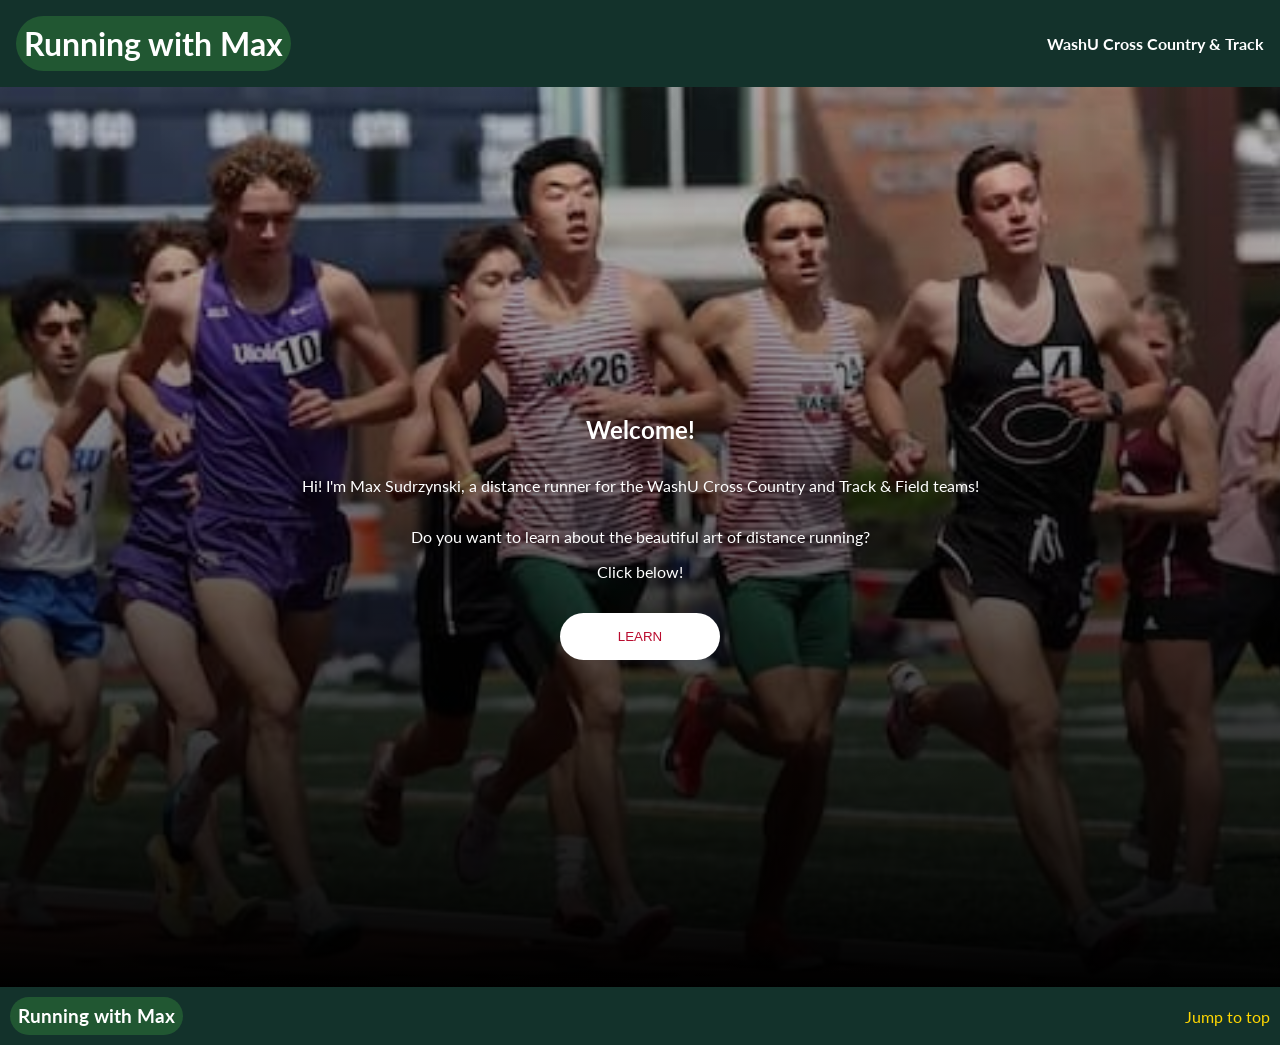
<file: index.html>
<!DOCTYPE html>
<html lang="en">
<head>
    <meta charset="UTF-8">
    <meta name="viewport" content="width=device-width, initial-scale=1.0">
    <title>Running with Max</title>
    <link rel="stylesheet" href="styles.css">
    <link rel="preconnect" href="https://fonts.googleapis.com">
    <link rel="preconnect" href="https://fonts.gstatic.com" crossorigin>
    <link href="https://fonts.googleapis.com/css2?family=Lato:ital,wght@0,100;0,300;0,400;0,700;0,900;1,100;1,300;1,400;1,700;1,900&family=Noto+Sans+Indic+Siyaq+Numbers&display=swap" rel="stylesheet">
    <script src="script.js" defer></script>
</head>
<body>
    <header id="top">
        <h1 class="logo">Running with Max</h1>
        <p class="header-tagline">WashU Cross Country & Track</p>
    </header>
    <div class="hero">
        <h2>Welcome!</h2>
        
        <p class="subheader">Hi! I'm Max Sudrzynski, a distance runner for the WashU Cross Country and Track & Field teams!</p>
        
        <div class="cta-section">
            <p>Do you want to learn about the beautiful art of distance running?</p>
            <p>Click below!</p>
            <button class="cta" type="button">Learn</button>
        </div>
    </div>
    <main hidden>
        <div id="more-content">
            <section class="info-section">
                <h2 class="question">What is distance running?</h2>
                <p class="answer">Distance running is the side of the sport built on endurance rather than pure speed. Sprinters like Usain Bolt race for a few seconds, while distance runners like me compete in events that can last anywhere from a few minutes to several hours. <button class="learnMoreButton" id="learnMore1">Learn more.</button></p>
            </section>

            <section class="info-section">
                <h2 class="question">Why should you run?</h2>
                <p class="answer">It's healthy for you! Running is one of the simplest ways to take care of both your body and your mind. All you need is a pair of shoes and a little bit of time, and you can start right outside your front door. Running strengthens your heart and lungs, builds endurance, and gives you more energy for everything else in your day. <button class="learnMoreButton" id="learnMore2">Learn more.</button></p>
            </section>

            <section class="info-section">
                <h2 class="question">What do I love about running?</h2>
                <p class="answer">Running is an escape from school and life stress. I always look forward to 6:30 AM morning practices and being able to run some miles with my teammates. No matter how many exams or assignments are piling up, those early runs give me time to clear my head and focus on nothing but the path in front of me. <button class="learnMoreButton" id="learnMore3">Learn more.</button></p>
                
            </section>
            
        </div>
        <section id="learnMoreSection" hidden> 
            <p class="more-info"></p>
            <img src="track.jpg" alt="An outdoor running track with white lane lines" class="sideImage">        
        </section>
        <section id="races" class="content-section" hidden>
            <h2>Common race distances</h2>
            <p>Distance runners compete on the track, on cross country courses, and on the roads. These are some of the most popular events:</p>
            <table>
                <caption>Popular distance running events</caption>
                <thead>
                    <tr>
                        <th scope="col">Event</th>
                        <th scope="col">Distance</th>
                        <th scope="col">Where it's raced</th>
                    </tr>
                </thead>
                <tbody>
                    <tr>
                        <td>Mile</td>
                        <td>1,609 meters</td>
                        <td>Track</td>
                    </tr>
                    <tr>
                        <td>Steeplechase</td>
                        <td>3,000 meters with barriers and a water pit</td>
                        <td>Outdoor track</td>
                    </tr>
                    <tr>
                        <td>5K</td>
                        <td>5,000 meters (3.1 miles)</td>
                        <td>Track and road</td>
                    </tr>
                    <tr>
                        <td>10K</td>
                        <td>10,000 meters (6.2 miles)</td>
                        <td>Track and road</td>
                    </tr>
                    <tr>
                        <td>Cross country</td>
                        <td>Usually 8K for college men and 6K for college women</td>
                        <td>Grass and dirt courses</td>
                    </tr>
                    <tr>
                        <td>Marathon</td>
                        <td>42.2 kilometers (26.2 miles)</td>
                        <td>Road</td>
                    </tr>
                </tbody>
            </table>
        </section>
        <section id="resources" class="content-section">
            <h2>Where to learn (even) more</h2>
            <p>Want to keep going? These are some of my favorite places to follow the sport and learn about training.</p>
            <ul class="resource-list">
                <li><a href="https://washubears.com" target="_blank" class="list-link">WashU Athletics</a>: schedules, rosters, and results for our cross country and track teams.</li>
                <li><a href="https://www.usatf.org" target="_blank" class="list-link">USA Track & Field</a>: the national governing body for track, cross country, and road running in the US.</li>
                <li><a href="https://www.instagram.com/washu_xctf/?hl=en" target="_blank" class="list-link">WashU XC TF Instagram Page</a>: be up to date with our events and accomplishments!</li>
                <li><a href="https://www.strava.com" target="_blank" class="list-link">Strava</a>: an app for logging your runs and following friends and teammates.</li>
            </ul>
        </section>
        <section id="contact" class="content-section">
            <h2>Run with me</h2>
            <p>Have a question about running, or want to join me for some miles? Send me a message.</p>
            <form class="contact-form">
                <label for="name">Name</label>
                <input type="text" id="name" name="name" autocomplete="name" required>
 
                <label for="email">Email</label>
                <input type="email" id="email" name="email" autocomplete="email" required>
 
                <label for="experience">Running experience</label>
                <select id="experience" name="experience">
                    <option value="new">I'm brand new</option>
                    <option value="sometimes">I run sometimes</option>
                    <option value="regular">I run regularly</option>
                    <option value="racer">I race competitively</option>
                </select>
 
                <label for="message">Message</label>
                <textarea id="message" name="message" rows="5"></textarea>
 
                <button type="submit" class="submit-button">Send message</button>
            </form>
        </section>
    </main>
    <footer>
        <h3 class="logo">Running with Max</h3>
        <a href="#top" class="list-link">Jump to top</a>
    </footer>
</body>
</html>
</file>
<file: styles.css>
* {
    box-sizing: border-box;
    margin: 0;
    padding: 0;
}

body {
    display: flex;
    flex-direction: column;
}

.logo {
    color: #ffffff;
    border-radius: 999px;
    background-color: #215732;
    padding: 0.5rem;
    
}

header {
    display: flex;
    font-family: "Lato", sans-serif;
    padding: 1rem;
    justify-content: space-between;
    align-items: center;
    background-color: #13322B;
    color: #BA0C2F;
}

.hero {
    padding-top: 1rem;
    flex-grow: 1;
    display: flex;
    flex-direction: column;
    justify-content: center;
    align-items: center;
    gap: 2rem;
    background: linear-gradient(to top, rgba(0,0,0), rgba(0, 0, 0, 0.152)), url(maxTrack.jpg) center/cover;
    text-align: center;
    color:#ffffff;
    font-family: "Lato", sans-serif;
    height: 100vh;
}



.cta {
    border-radius: 999px;
    padding: 1rem;
    margin: 1rem;
    background-color: #ffffff;
    color: #BA0C2F;
    text-transform: uppercase;
    width: 10rem;
    cursor: pointer;
    border: none;
}

.cta:hover {
    background-color: #BA0C2F;
    color:#ffffff;
}

.cta:active {
    color: #BA0C2F;
    background-color: #13322B;
}

.cta-section {
    display:flex;
    flex-direction: column;
    gap: 1rem;
    align-items: center;
}

.question {
    color: #ffffff;
    background-color: #13322B;
    font-family: "Lato", sans-serif;
    padding: 1rem;
    padding-bottom: 5rem;
    height: 75px;
    max-height: 75px;
}
.info-section {
    display:flex;
    flex-direction: column;
    width: 33.333333%;
}
.answer {
    padding: 1rem;
    font-family: "Lato", sans-serif;
    background-color:#BA0C2F;
    overflow-wrap: anywhere;
    color: #ffffff;
}

#more-content {
    background-color: #BA0C2F;
    display: flex;
}

#more-content[hidden] {
    display: none;
}

footer {
    display: flex;
    align-items: center;
    justify-content: space-between;
    padding: 10px;
    background-color: #13322B;
    font-family: "Lato", sans-serif;
}

#learnMoreSection {
    display:flex;
    align-items: center;
}

#learnMoreSection[hidden] {
    display:none;
}

.more-info {
    font-family: "Lato", sans-serif;
    padding: 1rem;
}

.learnMoreButton {
    background: transparent;
    border: none;
    cursor: pointer;
    color:gold;
    text-decoration: underline;
    font-family:"Lato",sans-serif;
    font-size: 12pt;
}

.sideImage {
    height: 50%;
    width: 50%;
    margin: 0.5rem;
    border: solid;
    border-width: 10px;
    border-color:#BA0C2F;
}

.header-tagline {
    font-weight: 700;
    color: #ffffff;
}


.content-section {
    font-family: "Lato", sans-serif;
    background: #13322B;
    color: #ffffff;
}

table {
    width: 100%;
    max-width: 48rem;
    border-collapse: collapse;
}

.content-section p {
    padding: 1rem;
}

.content-section h2 {
    padding: 1rem;
}

.content-section caption {
    padding: 1rem;
    font-weight: 700;
    text-align: left;
}

.content-section th, td {
    border: 1px solid #BA0C2F;
    padding: 0.75rem 1rem;
    text-align: left;
    vertical-align: top;
}

ul {
    padding-left: 3rem;
}

li {
    padding-bottom: 1rem;
}

.list-link {
    color: gold;
}


.contact-form {
    padding: 0 1rem;
    display: flex;
    flex-direction: column;
    
    gap: 0.4rem;
    max-width: 32rem;
}

.contact-form label {
    margin-top: 0.75rem;
    font-weight: 700;
}

.contact-form input, .contact-form select, .contact-form textarea {
    width: 100%;
    padding: 1rem;
    font: inherit;
    color: #000000;
    background-color: #ffffff;
    border-radius: 6px;
    border: none;
}

.submit-button {
    background-color: #ffffff;
    color: #BA0C2F;
    height:3rem;
    border: none;
}

.submit-button:hover {
    background-color: #BA0C2F;
    color: #ffffff;
}

.submit-button:active {
    color: #BA0C2F;
    background-color: #13322B;
}

footer a.list-link {
    text-decoration: none;
}



@media (max-width: 700px) {
    #more-content,
    #learnMoreSection {
        flex-direction: column;
    }

    .info-section {
        width: 100%;
    }

    .sideImage {
        width: 100%;
        height: auto;
        margin: 0;
    }

    header {
        flex-direction: column;
        gap: 0.5rem;
        text-align: center;
    }
}
</file>
